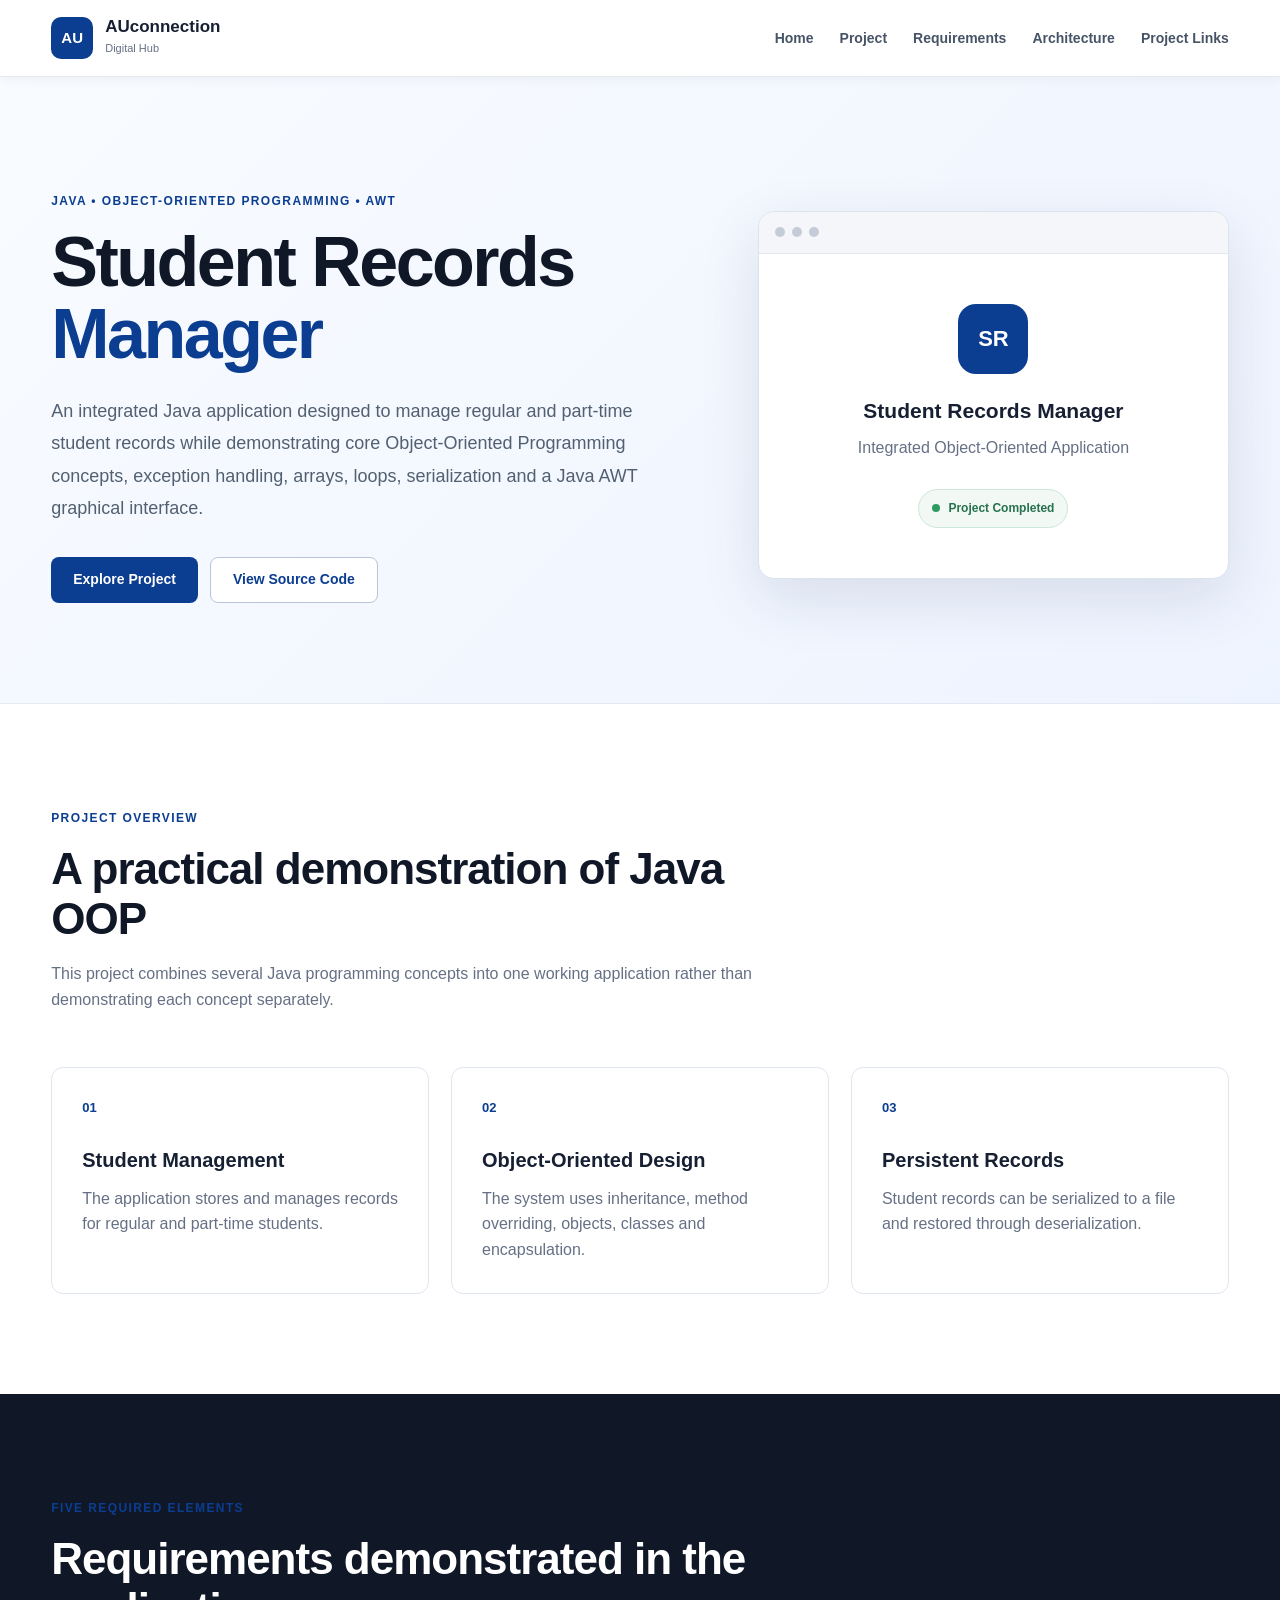
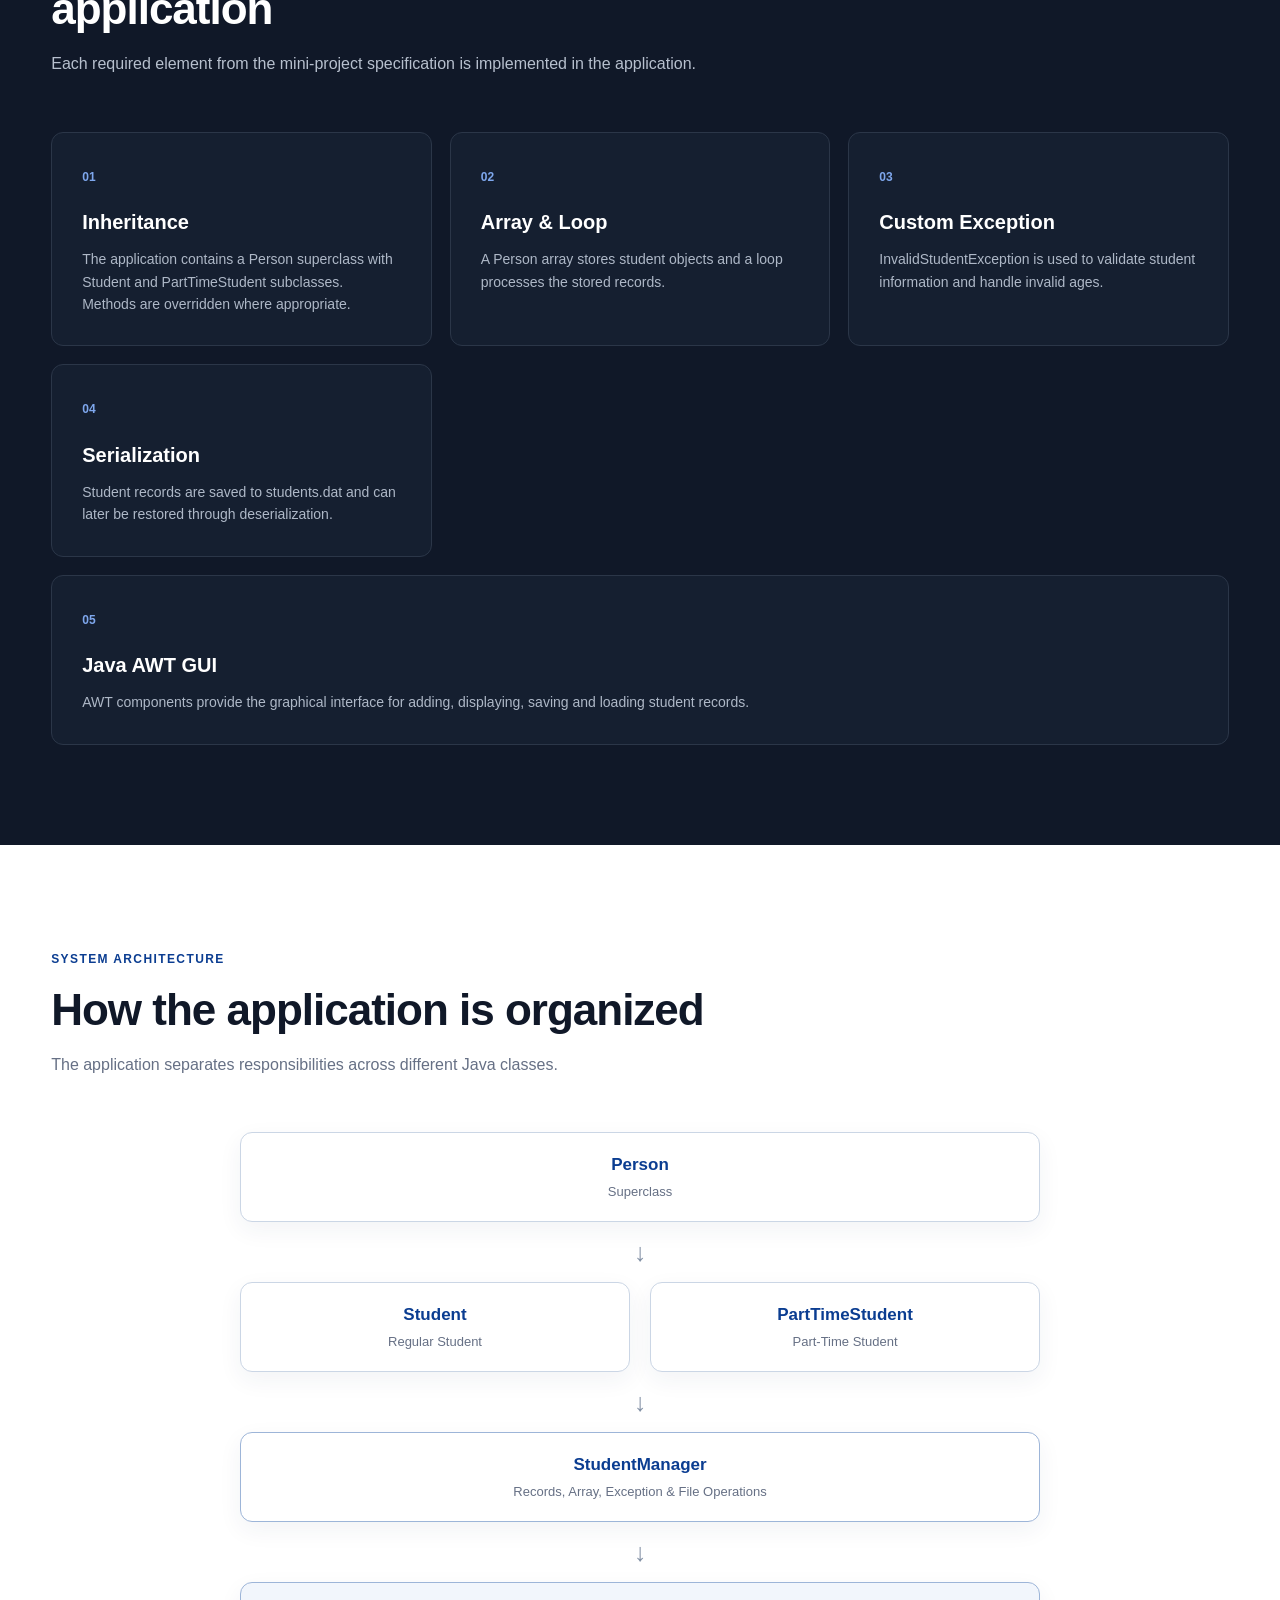
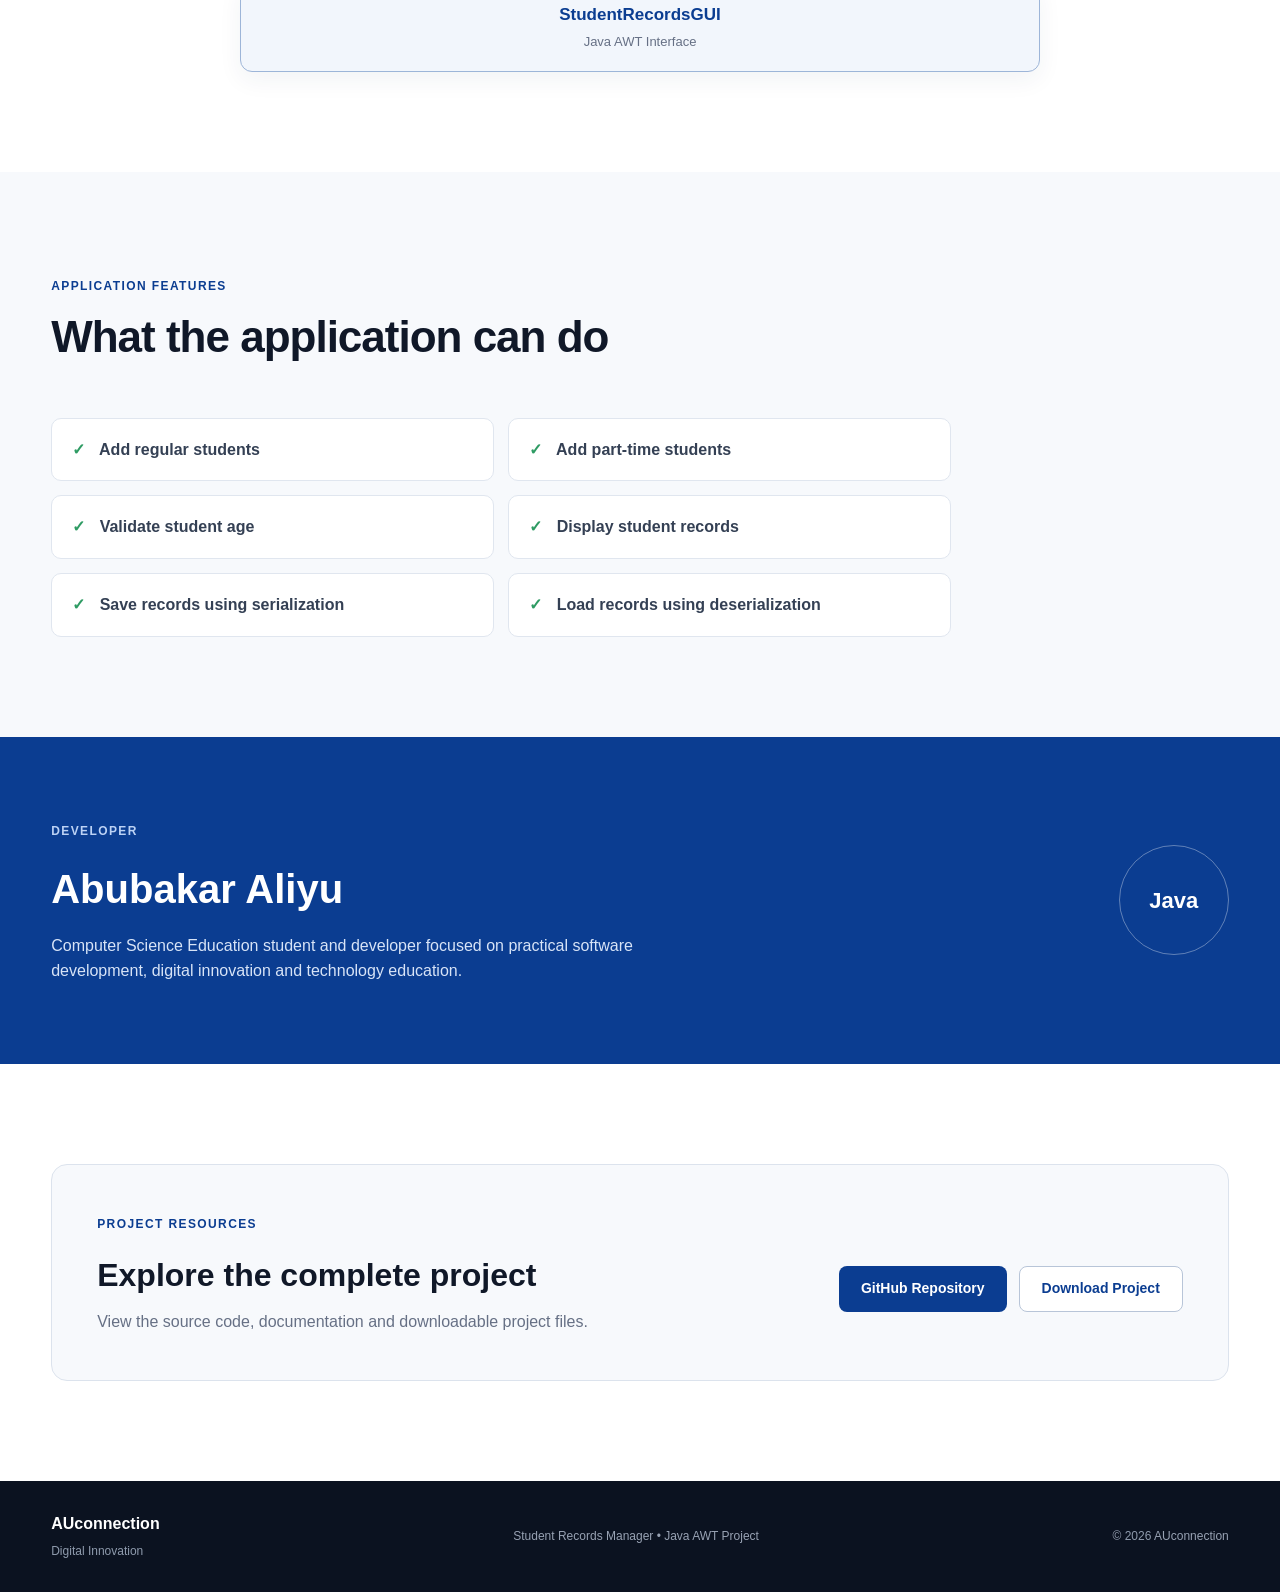
<file: index.html>
<!DOCTYPE html>
<html lang="en">
<head>
    <meta charset="UTF-8">
    <meta name="viewport" content="width=device-width, initial-scale=1.0">

    <title>Student Records Manager | AUconnection Digital Hub</title>

    <link rel="stylesheet" href="style.css">
</head>

<body>

    <!-- ================= HEADER ================= -->

    <header class="site-header">

        <div class="container nav-container">

            <div class="brand">
                <span class="brand-mark">AU</span>

                <div>
                    <h2>AUconnection</h2>
                    <span>Digital Hub</span>
                </div>
            </div>

            <nav>
                <a href="#home">Home</a>
                <a href="#project">Project</a>
                <a href="#requirements">Requirements</a>
                <a href="#architecture">Architecture</a>
                <a href="#contact">Project Links</a>
            </nav>

        </div>

    </header>


    <!-- ================= HERO ================= -->

    <main>

        <section id="home" class="hero">

            <div class="container hero-content">

                <div class="hero-text">

                    <span class="eyebrow">
                        JAVA • OBJECT-ORIENTED PROGRAMMING • AWT
                    </span>

                    <h1>
                        Student Records
                        <span>Manager</span>
                    </h1>

                    <p class="hero-description">
                        An integrated Java application designed to manage
                        regular and part-time student records while
                        demonstrating core Object-Oriented Programming
                        concepts, exception handling, arrays, loops,
                        serialization and a Java AWT graphical interface.
                    </p>

                    <div class="hero-buttons">

                        <a href="#project" class="btn btn-primary">
                            Explore Project
                        </a>

                        <a href="#contact" class="btn btn-secondary">
                            View Source Code
                        </a>

                    </div>

                </div>


                <div class="hero-card">

                    <div class="window-bar">

                        <span></span>
                        <span></span>
                        <span></span>

                    </div>

                    <div class="hero-card-content">

                        <div class="mini-icon">
                            SR
                        </div>

                        <h3>
                            Student Records Manager
                        </h3>

                        <p>
                            Integrated Object-Oriented Application
                        </p>

                        <div class="status">
                            <span class="status-dot"></span>
                            Project Completed
                        </div>

                    </div>

                </div>

            </div>

        </section>


        <!-- ================= PROJECT INTRODUCTION ================= -->

        <section id="project" class="section">

            <div class="container">

                <div class="section-heading">

                    <span class="section-label">
                        PROJECT OVERVIEW
                    </span>

                    <h2>
                        A practical demonstration of Java OOP
                    </h2>

                    <p>
                        This project combines several Java programming
                        concepts into one working application rather than
                        demonstrating each concept separately.
                    </p>

                </div>


                <div class="info-grid">

                    <article class="info-card">

                        <div class="card-number">
                            01
                        </div>

                        <h3>
                            Student Management
                        </h3>

                        <p>
                            The application stores and manages records
                            for regular and part-time students.
                        </p>

                    </article>


                    <article class="info-card">

                        <div class="card-number">
                            02
                        </div>

                        <h3>
                            Object-Oriented Design
                        </h3>

                        <p>
                            The system uses inheritance, method
                            overriding, objects, classes and encapsulation.
                        </p>

                    </article>


                    <article class="info-card">

                        <div class="card-number">
                            03
                        </div>

                        <h3>
                            Persistent Records
                        </h3>

                        <p>
                            Student records can be serialized to a file
                            and restored through deserialization.
                        </p>

                    </article>

                </div>

            </div>

        </section>


        <!-- ================= REQUIREMENTS ================= -->

        <section id="requirements" class="section section-dark">

            <div class="container">

                <div class="section-heading">

                    <span class="section-label">
                        FIVE REQUIRED ELEMENTS
                    </span>

                    <h2>
                        Requirements demonstrated in the application
                    </h2>

                    <p>
                        Each required element from the mini-project
                        specification is implemented in the application.
                    </p>

                </div>


                <div class="requirements-grid">


                    <article class="requirement-card">

                        <span class="requirement-number">
                            01
                        </span>

                        <h3>
                            Inheritance
                        </h3>

                        <p>
                            The application contains a Person superclass
                            with Student and PartTimeStudent subclasses.
                            Methods are overridden where appropriate.
                        </p>

                    </article>


                    <article class="requirement-card">

                        <span class="requirement-number">
                            02
                        </span>

                        <h3>
                            Array & Loop
                        </h3>

                        <p>
                            A Person array stores student objects and a
                            loop processes the stored records.
                        </p>

                    </article>


                    <article class="requirement-card">

                        <span class="requirement-number">
                            03
                        </span>

                        <h3>
                            Custom Exception
                        </h3>

                        <p>
                            InvalidStudentException is used to validate
                            student information and handle invalid ages.
                        </p>

                    </article>


                    <article class="requirement-card">

                        <span class="requirement-number">
                            04
                        </span>

                        <h3>
                            Serialization
                        </h3>

                        <p>
                            Student records are saved to students.dat and
                            can later be restored through deserialization.
                        </p>

                    </article>


                    <article class="requirement-card">

                        <span class="requirement-number">
                            05
                        </span>

                        <h3>
                            Java AWT GUI
                        </h3>

                        <p>
                            AWT components provide the graphical interface
                            for adding, displaying, saving and loading
                            student records.
                        </p>

                    </article>


                </div>

            </div>

        </section>


        <!-- ================= ARCHITECTURE ================= -->

        <section id="architecture" class="section">

            <div class="container">

                <div class="section-heading">

                    <span class="section-label">
                        SYSTEM ARCHITECTURE
                    </span>

                    <h2>
                        How the application is organized
                    </h2>

                    <p>
                        The application separates responsibilities across
                        different Java classes.
                    </p>

                </div>


                <div class="architecture">

                    <div class="architecture-box">
                        <strong>Person</strong>
                        <span>Superclass</span>
                    </div>

                    <div class="architecture-line">
                        ↓
                    </div>

                    <div class="architecture-row">

                        <div class="architecture-box">
                            <strong>Student</strong>
                            <span>Regular Student</span>
                        </div>

                        <div class="architecture-box">
                            <strong>PartTimeStudent</strong>
                            <span>Part-Time Student</span>
                        </div>

                    </div>

                    <div class="architecture-line">
                        ↓
                    </div>

                    <div class="architecture-box manager-box">
                        <strong>StudentManager</strong>
                        <span>Records, Array, Exception & File Operations</span>
                    </div>

                    <div class="architecture-line">
                        ↓
                    </div>

                    <div class="architecture-box gui-box">
                        <strong>StudentRecordsGUI</strong>
                        <span>Java AWT Interface</span>
                    </div>

                </div>

            </div>

        </section>


        <!-- ================= FEATURES ================= -->

        <section class="section section-light">

            <div class="container">

                <div class="section-heading">

                    <span class="section-label">
                        APPLICATION FEATURES
                    </span>

                    <h2>
                        What the application can do
                    </h2>

                </div>


                <div class="feature-list">

                    <div class="feature">
                        <span>✓</span>
                        Add regular students
                    </div>

                    <div class="feature">
                        <span>✓</span>
                        Add part-time students
                    </div>

                    <div class="feature">
                        <span>✓</span>
                        Validate student age
                    </div>

                    <div class="feature">
                        <span>✓</span>
                        Display student records
                    </div>

                    <div class="feature">
                        <span>✓</span>
                        Save records using serialization
                    </div>

                    <div class="feature">
                        <span>✓</span>
                        Load records using deserialization
                    </div>

                </div>

            </div>

        </section>


        <!-- ================= DEVELOPER ================= -->

        <section class="developer-section">

            <div class="container developer-content">

                <div>

                    <span class="section-label">
                        DEVELOPER
                    </span>

                    <h2>
                        Abubakar Aliyu
                    </h2>

                    <p>
                        Computer Science Education student and developer
                        focused on practical software development,
                        digital innovation and technology education.
                    </p>

                </div>

                <div class="developer-badge">
                    Java
                </div>

            </div>

        </section>


        <!-- ================= LINKS ================= -->

        <section id="contact" class="section">

            <div class="container">

                <div class="links-box">

                    <div>

                        <span class="section-label">
                            PROJECT RESOURCES
                        </span>

                        <h2>
                            Explore the complete project
                        </h2>

                        <p>
                            View the source code, documentation and
                            downloadable project files.
                        </p>

                    </div>


                    <div class="hero-buttons">

                        <a
                            href="#"
                            class="btn btn-primary"
                            id="githubButton"
                        >
                            GitHub Repository
                        </a>

                        <a
                            href="#"
                            class="btn btn-secondary"
                            id="downloadButton"
                        >
                            Download Project
                        </a>

                    </div>

                </div>

            </div>

        </section>

    </main>


    <!-- ================= FOOTER ================= -->

    <footer>

        <div class="container footer-content">

            <div>
                <strong>AUconnection</strong>
                <span>Digital Innovation</span>
            </div>

            <p>
                Student Records Manager • Java AWT Project
            </p>

            <p>
                © <span id="year"></span> AUconnection
            </p>

        </div>

    </footer>


    <script src="script.js"></script>

</body>
</html>
</file>
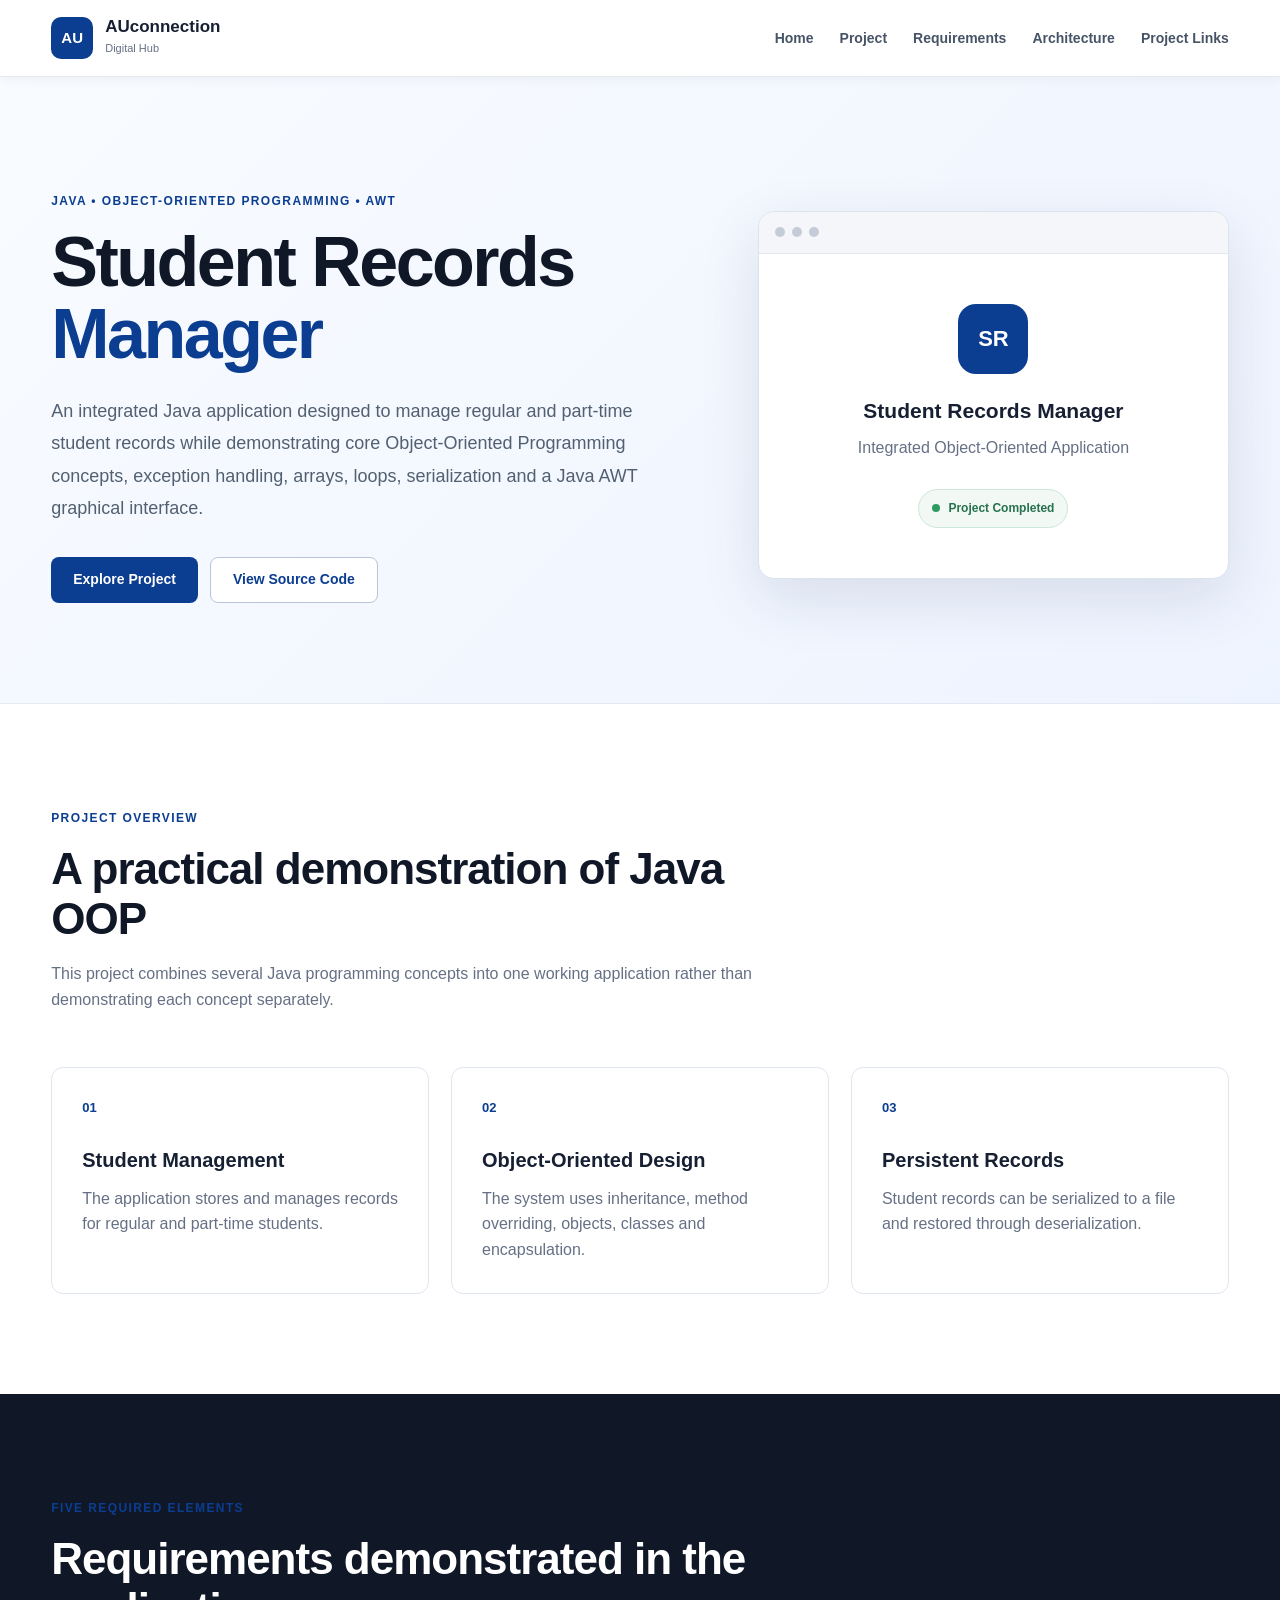
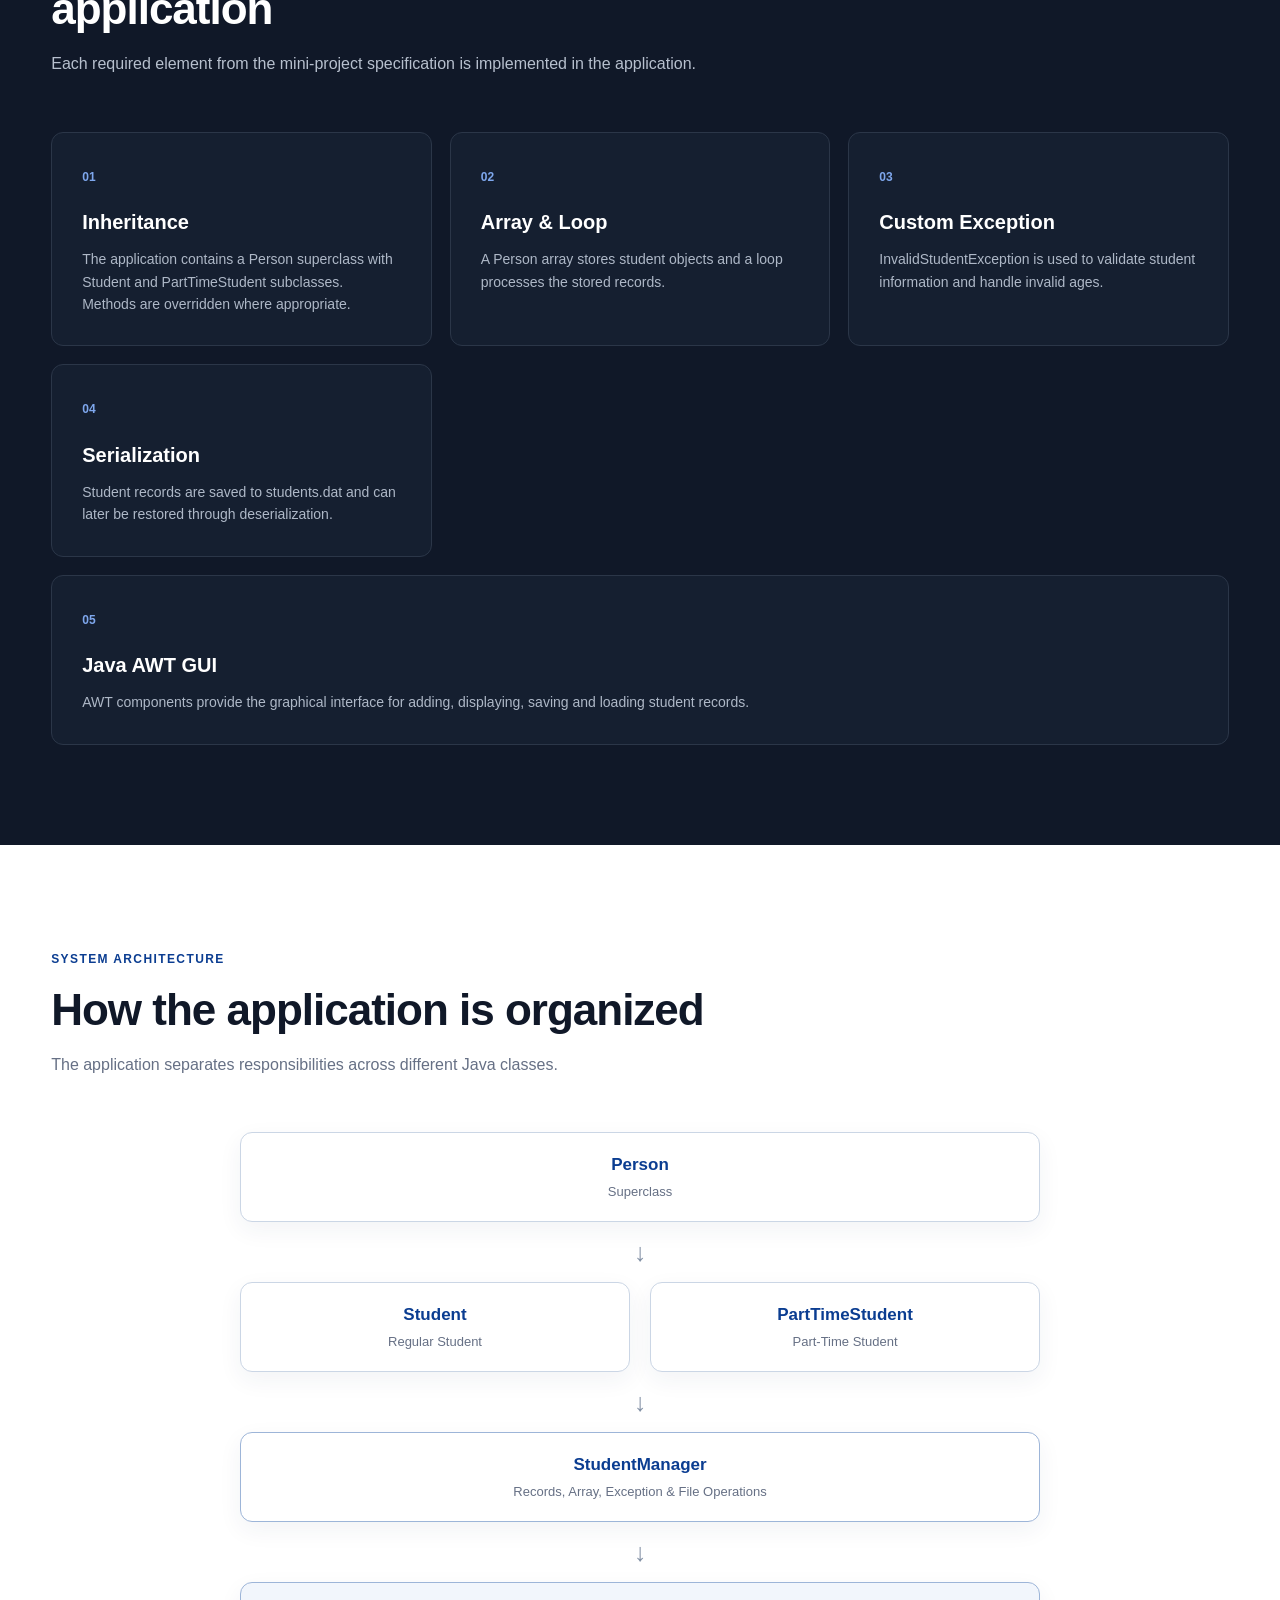
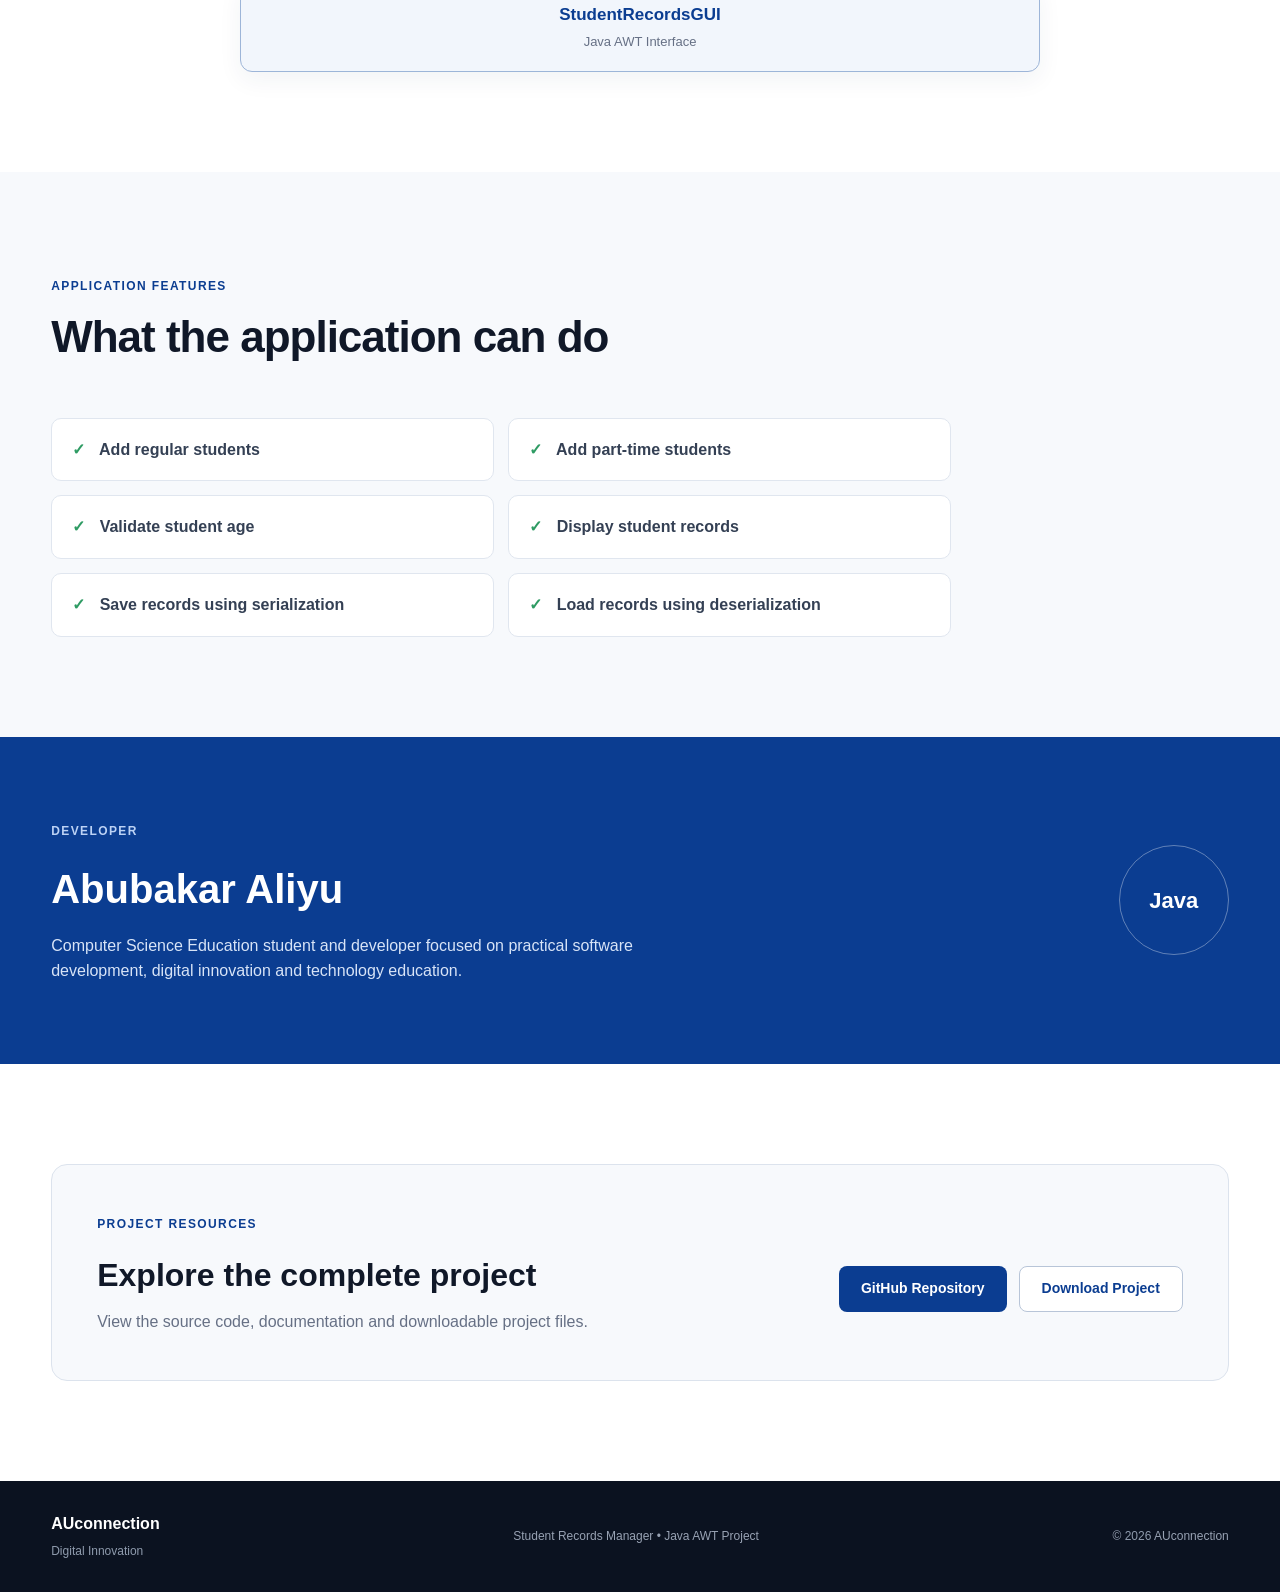
<file: Showcase-Website/index.html>
<!DOCTYPE html>
<html lang="en">
<head>
    <meta charset="UTF-8">
    <meta name="viewport" content="width=device-width, initial-scale=1.0">

    <title>Student Records Manager | AUconnection Digital Hub</title>
    <link rel="icon" type="image/svg+xml" href="favicon.svg">

    <link rel="stylesheet" href="style.css">
</head>

<body>

    <!-- ================= HEADER ================= -->

    <header class="site-header">

        <div class="container nav-container">

            <div class="brand">
                <span class="brand-mark">AU</span>

                <div>
                    <h2>AUconnection</h2>
                    <span>Digital Hub</span>
                </div>
            </div>

            <nav>
                <a href="#home">Home</a>
                <a href="#project">Project</a>
                <a href="#requirements">Requirements</a>
                <a href="#architecture">Architecture</a>
                <a href="#contact">Project Links</a>
            </nav>

        </div>

    </header>


    <!-- ================= HERO ================= -->

    <main>

        <section id="home" class="hero">

            <div class="container hero-content">

                <div class="hero-text">

                    <span class="eyebrow">
                        JAVA • OBJECT-ORIENTED PROGRAMMING • AWT
                    </span>

                    <h1>
                        Student Records
                        <span>Manager</span>
                    </h1>

                    <p class="hero-description">
                        An integrated Java application designed to manage
                        regular and part-time student records while
                        demonstrating core Object-Oriented Programming
                        concepts, exception handling, arrays, loops,
                        serialization and a Java AWT graphical interface.
                    </p>

                    <div class="hero-buttons">

                        <a href="#project" class="btn btn-primary">
                            Explore Project
                        </a>

                        <a href="#contact" class="btn btn-secondary">
                            View Source Code
                        </a>

                    </div>

                </div>


                <div class="hero-card">

                    <div class="window-bar">

                        <span></span>
                        <span></span>
                        <span></span>

                    </div>

                    <div class="hero-card-content">

                        <div class="mini-icon">
                            SR
                        </div>

                        <h3>
                            Student Records Manager
                        </h3>

                        <p>
                            Integrated Object-Oriented Application
                        </p>

                        <div class="status">
                            <span class="status-dot"></span>
                            Project Completed
                        </div>

                    </div>

                </div>

            </div>

        </section>


        <!-- ================= PROJECT INTRODUCTION ================= -->

        <section id="project" class="section">

            <div class="container">

                <div class="section-heading">

                    <span class="section-label">
                        PROJECT OVERVIEW
                    </span>

                    <h2>
                        A practical demonstration of Java OOP
                    </h2>

                    <p>
                        This project combines several Java programming
                        concepts into one working application rather than
                        demonstrating each concept separately.
                    </p>

                </div>


                <div class="info-grid">

                    <article class="info-card">

                        <div class="card-number">
                            01
                        </div>

                        <h3>
                            Student Management
                        </h3>

                        <p>
                            The application stores and manages records
                            for regular and part-time students.
                        </p>

                    </article>


                    <article class="info-card">

                        <div class="card-number">
                            02
                        </div>

                        <h3>
                            Object-Oriented Design
                        </h3>

                        <p>
                            The system uses inheritance, method
                            overriding, objects, classes and encapsulation.
                        </p>

                    </article>


                    <article class="info-card">

                        <div class="card-number">
                            03
                        </div>

                        <h3>
                            Persistent Records
                        </h3>

                        <p>
                            Student records can be serialized to a file
                            and restored through deserialization.
                        </p>

                    </article>

                </div>

            </div>

        </section>


        <!-- ================= REQUIREMENTS ================= -->

        <section id="requirements" class="section section-dark">

            <div class="container">

                <div class="section-heading">

                    <span class="section-label">
                        FIVE REQUIRED ELEMENTS
                    </span>

                    <h2>
                        Requirements demonstrated in the application
                    </h2>

                    <p>
                        Each required element from the mini-project
                        specification is implemented in the application.
                    </p>

                </div>


                <div class="requirements-grid">


                    <article class="requirement-card">

                        <span class="requirement-number">
                            01
                        </span>

                        <h3>
                            Inheritance
                        </h3>

                        <p>
                            The application contains a Person superclass
                            with Student and PartTimeStudent subclasses.
                            Methods are overridden where appropriate.
                        </p>

                    </article>


                    <article class="requirement-card">

                        <span class="requirement-number">
                            02
                        </span>

                        <h3>
                            Array & Loop
                        </h3>

                        <p>
                            A Person array stores student objects and a
                            loop processes the stored records.
                        </p>

                    </article>


                    <article class="requirement-card">

                        <span class="requirement-number">
                            03
                        </span>

                        <h3>
                            Custom Exception
                        </h3>

                        <p>
                            InvalidStudentException is used to validate
                            student information and handle invalid ages.
                        </p>

                    </article>


                    <article class="requirement-card">

                        <span class="requirement-number">
                            04
                        </span>

                        <h3>
                            Serialization
                        </h3>

                        <p>
                            Student records are saved to students.dat and
                            can later be restored through deserialization.
                        </p>

                    </article>


                    <article class="requirement-card">

                        <span class="requirement-number">
                            05
                        </span>

                        <h3>
                            Java AWT GUI
                        </h3>

                        <p>
                            AWT components provide the graphical interface
                            for adding, displaying, saving and loading
                            student records.
                        </p>

                    </article>


                </div>

            </div>

        </section>


        <!-- ================= ARCHITECTURE ================= -->

        <section id="architecture" class="section">

            <div class="container">

                <div class="section-heading">

                    <span class="section-label">
                        SYSTEM ARCHITECTURE
                    </span>

                    <h2>
                        How the application is organized
                    </h2>

                    <p>
                        The application separates responsibilities across
                        different Java classes.
                    </p>

                </div>


                <div class="architecture">

                    <div class="architecture-box">
                        <strong>Person</strong>
                        <span>Superclass</span>
                    </div>

                    <div class="architecture-line">
                        ↓
                    </div>

                    <div class="architecture-row">

                        <div class="architecture-box">
                            <strong>Student</strong>
                            <span>Regular Student</span>
                        </div>

                        <div class="architecture-box">
                            <strong>PartTimeStudent</strong>
                            <span>Part-Time Student</span>
                        </div>

                    </div>

                    <div class="architecture-line">
                        ↓
                    </div>

                    <div class="architecture-box manager-box">
                        <strong>StudentManager</strong>
                        <span>Records, Array, Exception & File Operations</span>
                    </div>

                    <div class="architecture-line">
                        ↓
                    </div>

                    <div class="architecture-box gui-box">
                        <strong>StudentRecordsGUI</strong>
                        <span>Java AWT Interface</span>
                    </div>

                </div>

            </div>

        </section>


        <!-- ================= FEATURES ================= -->

        <section class="section section-light">

            <div class="container">

                <div class="section-heading">

                    <span class="section-label">
                        APPLICATION FEATURES
                    </span>

                    <h2>
                        What the application can do
                    </h2>

                </div>


                <div class="feature-list">

                    <div class="feature">
                        <span>✓</span>
                        Add regular students
                    </div>

                    <div class="feature">
                        <span>✓</span>
                        Add part-time students
                    </div>

                    <div class="feature">
                        <span>✓</span>
                        Validate student age
                    </div>

                    <div class="feature">
                        <span>✓</span>
                        Display student records
                    </div>

                    <div class="feature">
                        <span>✓</span>
                        Save records using serialization
                    </div>

                    <div class="feature">
                        <span>✓</span>
                        Load records using deserialization
                    </div>

                </div>

            </div>

        </section>


        <!-- ================= DEVELOPER ================= -->

        <section class="developer-section">

            <div class="container developer-content">

                <div>

                    <span class="section-label">
                        DEVELOPER
                    </span>

                    <h2>
                        Abubakar Aliyu
                    </h2>

                    <p>
                        Computer Science Education student and developer
                        focused on practical software development,
                        digital innovation and technology education.
                    </p>

                </div>

                <div class="developer-badge">
                    Java
                </div>

            </div>

        </section>


        <!-- ================= LINKS ================= -->

        <section id="contact" class="section">

            <div class="container">

                <div class="links-box">

                    <div>

                        <span class="section-label">
                            PROJECT RESOURCES
                        </span>

                        <h2>
                            Explore the complete project
                        </h2>

                        <p>
                            View the source code, documentation and
                            downloadable project files.
                        </p>

                    </div>


                    <div class="hero-buttons">

                        <a
                            href="#"
                            class="btn btn-primary"
                            id="githubButton"
                        >
                            GitHub Repository
                        </a>

                        <a
                            href="#"
                            class="btn btn-secondary"
                            id="downloadButton"
                        >
                            Download Project
                        </a>

                    </div>

                </div>

            </div>

        </section>

    </main>


    <!-- ================= FOOTER ================= -->

    <footer>

        <div class="container footer-content">

            <div>
                <strong>AUconnection</strong>
                <span>Digital Innovation</span>
            </div>

            <p>
                Student Records Manager • Java AWT Project
            </p>

            <p>
                © <span id="year"></span> AUconnection
            </p>

        </div>

    </footer>


    <script src="script.js"></script>

</body>
</html>
</file>
<file: style.css>
/* =========================================================
   GLOBAL SETTINGS
   ========================================================= */

* {
    margin: 0;
    padding: 0;
    box-sizing: border-box;
}

html {
    scroll-behavior: smooth;
}

body {
    font-family: Arial, Helvetica, sans-serif;
    background: #f7f9fc;
    color: #172033;
    line-height: 1.6;
}

a {
    text-decoration: none;
    color: inherit;
}

.container {
    width: min(1180px, 92%);
    margin: 0 auto;
}


/* =========================================================
   HEADER
   ========================================================= */

.site-header {
    position: sticky;
    top: 0;
    z-index: 1000;
    background: rgba(255, 255, 255, 0.97);
    border-bottom: 1px solid #e4e8ef;
    box-shadow: 0 2px 12px rgba(20, 30, 50, 0.05);
}

.nav-container {
    min-height: 76px;
    display: flex;
    align-items: center;
    justify-content: space-between;
    gap: 30px;
}

.brand {
    display: flex;
    align-items: center;
    gap: 12px;
}

.brand-mark {
    width: 42px;
    height: 42px;
    display: grid;
    place-items: center;
    background: #0b3d91;
    color: white;
    border-radius: 10px;
    font-weight: 800;
    font-size: 15px;
}

.brand h2 {
    font-size: 17px;
    line-height: 1.1;
}

.brand span:last-child {
    display: block;
    font-size: 11px;
    color: #667085;
    margin-top: 3px;
}

nav {
    display: flex;
    align-items: center;
    gap: 26px;
}

nav a {
    color: #475467;
    font-size: 14px;
    font-weight: 600;
    transition: 0.2s ease;
}

nav a:hover {
    color: #0b3d91;
}


/* =========================================================
   HERO
   ========================================================= */

.hero {
    background:
        linear-gradient(
            135deg,
            #f8fbff 0%,
            #eef4ff 100%
        );

    padding: 110px 0 100px;
    border-bottom: 1px solid #e3e9f2;
}

.hero-content {
    display: grid;
    grid-template-columns: 1.15fr 0.85fr;
    align-items: center;
    gap: 70px;
}

.eyebrow,
.section-label {
    display: inline-block;
    color: #0b3d91;
    font-size: 12px;
    font-weight: 800;
    letter-spacing: 1.4px;
    margin-bottom: 16px;
}

.hero h1 {
    font-size: clamp(42px, 6vw, 70px);
    line-height: 1.02;
    letter-spacing: -2.5px;
    color: #101828;
    max-width: 720px;
}

.hero h1 span {
    color: #0b3d91;
}

.hero-description {
    max-width: 680px;
    margin-top: 25px;
    color: #526071;
    font-size: 18px;
    line-height: 1.8;
}

.hero-buttons {
    display: flex;
    flex-wrap: wrap;
    gap: 12px;
    margin-top: 32px;
}

.btn {
    display: inline-flex;
    align-items: center;
    justify-content: center;
    min-height: 46px;
    padding: 0 22px;
    border-radius: 8px;
    font-size: 14px;
    font-weight: 700;
    transition: 0.2s ease;
    cursor: pointer;
}

.btn-primary {
    background: #0b3d91;
    color: white;
}

.btn-primary:hover {
    background: #082f70;
    transform: translateY(-1px);
}

.btn-secondary {
    background: white;
    color: #0b3d91;
    border: 1px solid #b8c5d8;
}

.btn-secondary:hover {
    background: #f4f7fc;
    transform: translateY(-1px);
}


/* =========================================================
   HERO CARD
   ========================================================= */

.hero-card {
    background: white;
    border: 1px solid #dce3ed;
    border-radius: 16px;
    box-shadow: 0 20px 60px rgba(30, 50, 80, 0.12);
    overflow: hidden;
}

.window-bar {
    height: 42px;
    background: #f4f6f9;
    border-bottom: 1px solid #e2e7ef;
    display: flex;
    align-items: center;
    gap: 7px;
    padding-left: 16px;
}

.window-bar span {
    width: 10px;
    height: 10px;
    border-radius: 50%;
    background: #c5ccd7;
}

.hero-card-content {
    padding: 50px 35px;
    text-align: center;
}

.mini-icon {
    width: 70px;
    height: 70px;
    margin: 0 auto 20px;
    display: grid;
    place-items: center;
    background: #0b3d91;
    color: white;
    border-radius: 18px;
    font-size: 22px;
    font-weight: 800;
}

.hero-card h3 {
    font-size: 21px;
    color: #172033;
}

.hero-card p {
    color: #667085;
    margin-top: 8px;
}

.status {
    margin: 28px auto 0;
    display: inline-flex;
    align-items: center;
    gap: 8px;
    padding: 9px 13px;
    background: #f2f8f4;
    color: #26734d;
    border: 1px solid #cce6d7;
    border-radius: 100px;
    font-size: 12px;
    font-weight: 700;
}

.status-dot {
    width: 8px;
    height: 8px;
    background: #2e9b63;
    border-radius: 50%;
}


/* =========================================================
   GENERAL SECTIONS
   ========================================================= */

.section {
    padding: 100px 0;
    background: white;
}

.section-light {
    background: #f7f9fc;
}

.section-dark {
    background: #101828;
    color: white;
}

.section-heading {
    max-width: 750px;
    margin-bottom: 55px;
}

.section-heading h2 {
    font-size: clamp(30px, 4vw, 44px);
    line-height: 1.15;
    letter-spacing: -1px;
    color: #101828;
}

.section-dark .section-heading h2 {
    color: white;
}

.section-heading p {
    margin-top: 16px;
    color: #667085;
    font-size: 16px;
}

.section-dark .section-heading p {
    color: #b7c0ce;
}


/* =========================================================
   INFO CARDS
   ========================================================= */

.info-grid {
    display: grid;
    grid-template-columns: repeat(3, 1fr);
    gap: 22px;
}

.info-card {
    padding: 30px;
    border: 1px solid #e0e6ef;
    border-radius: 12px;
    background: white;
    transition: 0.2s ease;
}

.info-card:hover {
    transform: translateY(-4px);
    box-shadow: 0 15px 35px rgba(30, 50, 80, 0.08);
}

.card-number {
    color: #0b3d91;
    font-weight: 800;
    font-size: 13px;
    margin-bottom: 25px;
}

.info-card h3 {
    font-size: 20px;
    margin-bottom: 10px;
}

.info-card p {
    color: #667085;
}


/* =========================================================
   REQUIREMENTS
   ========================================================= */

.requirements-grid {
    display: grid;
    grid-template-columns: repeat(3, 1fr);
    gap: 18px;
}

.requirement-card {
    padding: 30px;
    border: 1px solid #2b3648;
    border-radius: 12px;
    background: #151f30;
}

.requirement-number {
    color: #7ea7ed;
    font-size: 12px;
    font-weight: 800;
}

.requirement-card h3 {
    margin-top: 18px;
    font-size: 20px;
}

.requirement-card p {
    color: #aeb8c7;
    margin-top: 10px;
    font-size: 14px;
}

.requirement-card:last-child {
    grid-column: span 3;
}


/* =========================================================
   ARCHITECTURE
   ========================================================= */

.architecture {
    max-width: 800px;
    margin: 0 auto;
    text-align: center;
}

.architecture-box {
    display: flex;
    flex-direction: column;
    align-items: center;
    justify-content: center;
    min-height: 80px;
    padding: 18px 25px;
    border: 1px solid #cbd6e5;
    border-radius: 12px;
    background: white;
    box-shadow: 0 8px 25px rgba(30, 50, 80, 0.06);
}

.architecture-box strong {
    color: #0b3d91;
    font-size: 17px;
}

.architecture-box span {
    color: #667085;
    font-size: 13px;
    margin-top: 4px;
}

.architecture-line {
    font-size: 25px;
    color: #8492a6;
    margin: 10px 0;
}

.architecture-row {
    display: grid;
    grid-template-columns: 1fr 1fr;
    gap: 20px;
}

.manager-box {
    border-color: #9db5d8;
}

.gui-box {
    background: #f2f6fc;
    border-color: #9db5d8;
}


/* =========================================================
   FEATURES
   ========================================================= */

.feature-list {
    display: grid;
    grid-template-columns: repeat(2, 1fr);
    gap: 14px;
    max-width: 900px;
}

.feature {
    padding: 18px 20px;
    border: 1px solid #e0e6ef;
    border-radius: 10px;
    background: white;
    font-weight: 600;
    color: #344054;
}

.feature span {
    color: #2e9b63;
    margin-right: 10px;
    font-weight: 900;
}


/* =========================================================
   DEVELOPER
   ========================================================= */

.developer-section {
    background: #0b3d91;
    color: white;
    padding: 80px 0;
}

.developer-content {
    display: flex;
    justify-content: space-between;
    align-items: center;
    gap: 30px;
}

.developer-section .section-label {
    color: #bcd2f5;
}

.developer-section h2 {
    font-size: 40px;
    margin-bottom: 12px;
}

.developer-section p {
    max-width: 650px;
    color: #d8e4f7;
}

.developer-badge {
    width: 110px;
    height: 110px;
    display: grid;
    place-items: center;
    border: 1px solid rgba(255,255,255,0.35);
    border-radius: 50%;
    font-size: 22px;
    font-weight: 800;
}


/* =========================================================
   PROJECT LINKS
   ========================================================= */

.links-box {
    padding: 45px;
    border: 1px solid #dce3ed;
    border-radius: 16px;
    background: #f7f9fc;
    display: flex;
    align-items: center;
    justify-content: space-between;
    gap: 30px;
}

.links-box h2 {
    font-size: 32px;
    color: #101828;
}

.links-box p {
    margin-top: 8px;
    color: #667085;
}


/* =========================================================
   FOOTER
   ========================================================= */

footer {
    background: #0b1220;
    color: white;
    padding: 30px 0;
}

.footer-content {
    display: flex;
    align-items: center;
    justify-content: space-between;
    gap: 20px;
}

.footer-content strong {
    display: block;
}

.footer-content span {
    color: #8f9bad;
    font-size: 12px;
}

.footer-content p {
    color: #98a2b3;
    font-size: 12px;
}


/* =========================================================
   RESPONSIVE DESIGN
   ========================================================= */

@media (max-width: 900px) {

    nav {
        display: none;
    }

    .hero-content {
        grid-template-columns: 1fr;
    }

    .info-grid {
        grid-template-columns: 1fr;
    }

    .requirements-grid {
        grid-template-columns: 1fr;
    }

    .requirement-card:last-child {
        grid-column: auto;
    }

    .developer-content {
        flex-direction: column;
        align-items: flex-start;
    }

    .links-box {
        flex-direction: column;
        align-items: flex-start;
    }
}


@media (max-width: 600px) {

    .hero {
        padding: 75px 0;
    }

    .hero h1 {
        font-size: 43px;
    }

    .hero-description {
        font-size: 16px;
    }

    .section {
        padding: 70px 0;
    }

    .architecture-row {
        grid-template-columns: 1fr;
    }

    .feature-list {
        grid-template-columns: 1fr;
    }

    .footer-content {
        flex-direction: column;
        align-items: flex-start;
    }

    .links-box {
        padding: 28px;
    }
}
</file>
<file: Showcase-Website/style.css>
/* =========================================================
   GLOBAL SETTINGS
   ========================================================= */

* {
    margin: 0;
    padding: 0;
    box-sizing: border-box;
}

html {
    scroll-behavior: smooth;
}

body {
    font-family: Arial, Helvetica, sans-serif;
    background: #f7f9fc;
    color: #172033;
    line-height: 1.6;
}

a {
    text-decoration: none;
    color: inherit;
}

.container {
    width: min(1180px, 92%);
    margin: 0 auto;
}


/* =========================================================
   HEADER
   ========================================================= */

.site-header {
    position: sticky;
    top: 0;
    z-index: 1000;
    background: rgba(255, 255, 255, 0.97);
    border-bottom: 1px solid #e4e8ef;
    box-shadow: 0 2px 12px rgba(20, 30, 50, 0.05);
}

.nav-container {
    min-height: 76px;
    display: flex;
    align-items: center;
    justify-content: space-between;
    gap: 30px;
}

.brand {
    display: flex;
    align-items: center;
    gap: 12px;
}

.brand-mark {
    width: 42px;
    height: 42px;
    display: grid;
    place-items: center;
    background: #0b3d91;
    color: white;
    border-radius: 10px;
    font-weight: 800;
    font-size: 15px;
}

.brand h2 {
    font-size: 17px;
    line-height: 1.1;
}

.brand span:last-child {
    display: block;
    font-size: 11px;
    color: #667085;
    margin-top: 3px;
}

nav {
    display: flex;
    align-items: center;
    gap: 26px;
}

nav a {
    color: #475467;
    font-size: 14px;
    font-weight: 600;
    transition: 0.2s ease;
}

nav a:hover {
    color: #0b3d91;
}


/* =========================================================
   HERO
   ========================================================= */

.hero {
    background:
        linear-gradient(
            135deg,
            #f8fbff 0%,
            #eef4ff 100%
        );

    padding: 110px 0 100px;
    border-bottom: 1px solid #e3e9f2;
}

.hero-content {
    display: grid;
    grid-template-columns: 1.15fr 0.85fr;
    align-items: center;
    gap: 70px;
}

.eyebrow,
.section-label {
    display: inline-block;
    color: #0b3d91;
    font-size: 12px;
    font-weight: 800;
    letter-spacing: 1.4px;
    margin-bottom: 16px;
}

.hero h1 {
    font-size: clamp(42px, 6vw, 70px);
    line-height: 1.02;
    letter-spacing: -2.5px;
    color: #101828;
    max-width: 720px;
}

.hero h1 span {
    color: #0b3d91;
}

.hero-description {
    max-width: 680px;
    margin-top: 25px;
    color: #526071;
    font-size: 18px;
    line-height: 1.8;
}

.hero-buttons {
    display: flex;
    flex-wrap: wrap;
    gap: 12px;
    margin-top: 32px;
}

.btn {
    display: inline-flex;
    align-items: center;
    justify-content: center;
    min-height: 46px;
    padding: 0 22px;
    border-radius: 8px;
    font-size: 14px;
    font-weight: 700;
    transition: 0.2s ease;
    cursor: pointer;
}

.btn-primary {
    background: #0b3d91;
    color: white;
}

.btn-primary:hover {
    background: #082f70;
    transform: translateY(-1px);
}

.btn-secondary {
    background: white;
    color: #0b3d91;
    border: 1px solid #b8c5d8;
}

.btn-secondary:hover {
    background: #f4f7fc;
    transform: translateY(-1px);
}


/* =========================================================
   HERO CARD
   ========================================================= */

.hero-card {
    background: white;
    border: 1px solid #dce3ed;
    border-radius: 16px;
    box-shadow: 0 20px 60px rgba(30, 50, 80, 0.12);
    overflow: hidden;
}

.window-bar {
    height: 42px;
    background: #f4f6f9;
    border-bottom: 1px solid #e2e7ef;
    display: flex;
    align-items: center;
    gap: 7px;
    padding-left: 16px;
}

.window-bar span {
    width: 10px;
    height: 10px;
    border-radius: 50%;
    background: #c5ccd7;
}

.hero-card-content {
    padding: 50px 35px;
    text-align: center;
}

.mini-icon {
    width: 70px;
    height: 70px;
    margin: 0 auto 20px;
    display: grid;
    place-items: center;
    background: #0b3d91;
    color: white;
    border-radius: 18px;
    font-size: 22px;
    font-weight: 800;
}

.hero-card h3 {
    font-size: 21px;
    color: #172033;
}

.hero-card p {
    color: #667085;
    margin-top: 8px;
}

.status {
    margin: 28px auto 0;
    display: inline-flex;
    align-items: center;
    gap: 8px;
    padding: 9px 13px;
    background: #f2f8f4;
    color: #26734d;
    border: 1px solid #cce6d7;
    border-radius: 100px;
    font-size: 12px;
    font-weight: 700;
}

.status-dot {
    width: 8px;
    height: 8px;
    background: #2e9b63;
    border-radius: 50%;
}


/* =========================================================
   GENERAL SECTIONS
   ========================================================= */

.section {
    padding: 100px 0;
    background: white;
}

.section-light {
    background: #f7f9fc;
}

.section-dark {
    background: #101828;
    color: white;
}

.section-heading {
    max-width: 750px;
    margin-bottom: 55px;
}

.section-heading h2 {
    font-size: clamp(30px, 4vw, 44px);
    line-height: 1.15;
    letter-spacing: -1px;
    color: #101828;
}

.section-dark .section-heading h2 {
    color: white;
}

.section-heading p {
    margin-top: 16px;
    color: #667085;
    font-size: 16px;
}

.section-dark .section-heading p {
    color: #b7c0ce;
}


/* =========================================================
   INFO CARDS
   ========================================================= */

.info-grid {
    display: grid;
    grid-template-columns: repeat(3, 1fr);
    gap: 22px;
}

.info-card {
    padding: 30px;
    border: 1px solid #e0e6ef;
    border-radius: 12px;
    background: white;
    transition: 0.2s ease;
}

.info-card:hover {
    transform: translateY(-4px);
    box-shadow: 0 15px 35px rgba(30, 50, 80, 0.08);
}

.card-number {
    color: #0b3d91;
    font-weight: 800;
    font-size: 13px;
    margin-bottom: 25px;
}

.info-card h3 {
    font-size: 20px;
    margin-bottom: 10px;
}

.info-card p {
    color: #667085;
}


/* =========================================================
   REQUIREMENTS
   ========================================================= */

.requirements-grid {
    display: grid;
    grid-template-columns: repeat(3, 1fr);
    gap: 18px;
}

.requirement-card {
    padding: 30px;
    border: 1px solid #2b3648;
    border-radius: 12px;
    background: #151f30;
}

.requirement-number {
    color: #7ea7ed;
    font-size: 12px;
    font-weight: 800;
}

.requirement-card h3 {
    margin-top: 18px;
    font-size: 20px;
}

.requirement-card p {
    color: #aeb8c7;
    margin-top: 10px;
    font-size: 14px;
}

.requirement-card:last-child {
    grid-column: span 3;
}


/* =========================================================
   ARCHITECTURE
   ========================================================= */

.architecture {
    max-width: 800px;
    margin: 0 auto;
    text-align: center;
}

.architecture-box {
    display: flex;
    flex-direction: column;
    align-items: center;
    justify-content: center;
    min-height: 80px;
    padding: 18px 25px;
    border: 1px solid #cbd6e5;
    border-radius: 12px;
    background: white;
    box-shadow: 0 8px 25px rgba(30, 50, 80, 0.06);
}

.architecture-box strong {
    color: #0b3d91;
    font-size: 17px;
}

.architecture-box span {
    color: #667085;
    font-size: 13px;
    margin-top: 4px;
}

.architecture-line {
    font-size: 25px;
    color: #8492a6;
    margin: 10px 0;
}

.architecture-row {
    display: grid;
    grid-template-columns: 1fr 1fr;
    gap: 20px;
}

.manager-box {
    border-color: #9db5d8;
}

.gui-box {
    background: #f2f6fc;
    border-color: #9db5d8;
}


/* =========================================================
   FEATURES
   ========================================================= */

.feature-list {
    display: grid;
    grid-template-columns: repeat(2, 1fr);
    gap: 14px;
    max-width: 900px;
}

.feature {
    padding: 18px 20px;
    border: 1px solid #e0e6ef;
    border-radius: 10px;
    background: white;
    font-weight: 600;
    color: #344054;
}

.feature span {
    color: #2e9b63;
    margin-right: 10px;
    font-weight: 900;
}


/* =========================================================
   DEVELOPER
   ========================================================= */

.developer-section {
    background: #0b3d91;
    color: white;
    padding: 80px 0;
}

.developer-content {
    display: flex;
    justify-content: space-between;
    align-items: center;
    gap: 30px;
}

.developer-section .section-label {
    color: #bcd2f5;
}

.developer-section h2 {
    font-size: 40px;
    margin-bottom: 12px;
}

.developer-section p {
    max-width: 650px;
    color: #d8e4f7;
}

.developer-badge {
    width: 110px;
    height: 110px;
    display: grid;
    place-items: center;
    border: 1px solid rgba(255,255,255,0.35);
    border-radius: 50%;
    font-size: 22px;
    font-weight: 800;
}


/* =========================================================
   PROJECT LINKS
   ========================================================= */

.links-box {
    padding: 45px;
    border: 1px solid #dce3ed;
    border-radius: 16px;
    background: #f7f9fc;
    display: flex;
    align-items: center;
    justify-content: space-between;
    gap: 30px;
}

.links-box h2 {
    font-size: 32px;
    color: #101828;
}

.links-box p {
    margin-top: 8px;
    color: #667085;
}


/* =========================================================
   FOOTER
   ========================================================= */

footer {
    background: #0b1220;
    color: white;
    padding: 30px 0;
}

.footer-content {
    display: flex;
    align-items: center;
    justify-content: space-between;
    gap: 20px;
}

.footer-content strong {
    display: block;
}

.footer-content span {
    color: #8f9bad;
    font-size: 12px;
}

.footer-content p {
    color: #98a2b3;
    font-size: 12px;
}


/* =========================================================
   RESPONSIVE DESIGN
   ========================================================= */

@media (max-width: 900px) {

    nav {
        display: none;
    }

    .hero-content {
        grid-template-columns: 1fr;
    }

    .info-grid {
        grid-template-columns: 1fr;
    }

    .requirements-grid {
        grid-template-columns: 1fr;
    }

    .requirement-card:last-child {
        grid-column: auto;
    }

    .developer-content {
        flex-direction: column;
        align-items: flex-start;
    }

    .links-box {
        flex-direction: column;
        align-items: flex-start;
    }
}


@media (max-width: 600px) {

    .hero {
        padding: 75px 0;
    }

    .hero h1 {
        font-size: 43px;
    }

    .hero-description {
        font-size: 16px;
    }

    .section {
        padding: 70px 0;
    }

    .architecture-row {
        grid-template-columns: 1fr;
    }

    .feature-list {
        grid-template-columns: 1fr;
    }

    .footer-content {
        flex-direction: column;
        align-items: flex-start;
    }

    .links-box {
        padding: 28px;
    }
}
</file>
